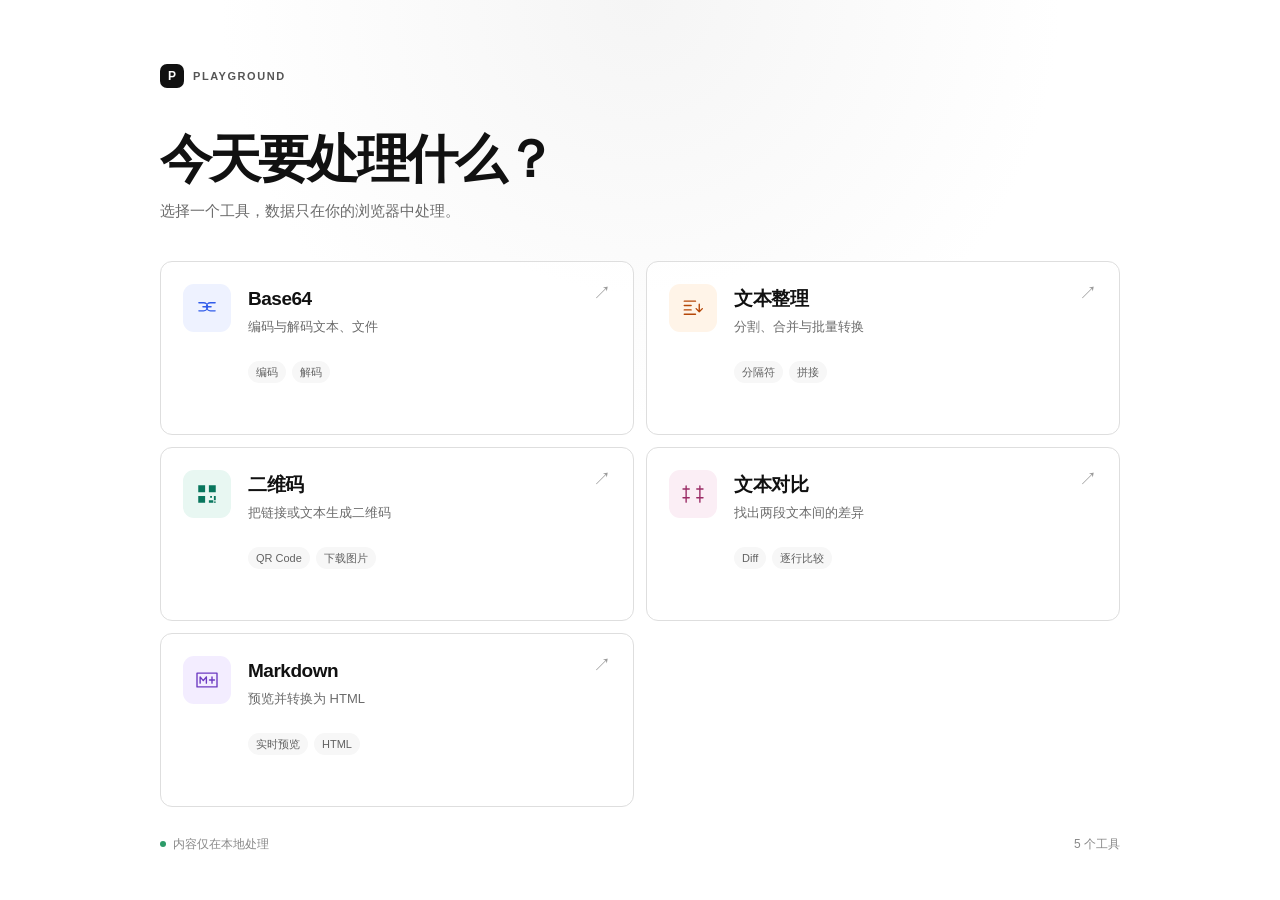
<file: index.html>
<!DOCTYPE html>
<html lang="zh-CN">
<head>
    <meta charset="UTF-8">
    <meta name="viewport" content="width=device-width, initial-scale=1.0">
    <meta name="description" content="Playground 是一组在浏览器本地运行的文本与内容处理工具。">
    <title>Playground 工具箱</title>
    <link rel="stylesheet" href="theme.css?v=2f3b79a180c1">
</head>
<body class="pg-home">
    <main>
        <header class="home-hero">
            <div class="home-brand" aria-label="Playground">
                <span class="home-brand-mark" aria-hidden="true">P</span>
                <span>PLAYGROUND</span>
            </div>
            <h1>今天要处理什么？</h1>
            <p>选择一个工具，数据只在你的浏览器中处理。</p>
        </header>

        <nav class="tool-grid" aria-label="工具列表">
            <a class="tool-card tool-card--base64" href="/base64.html">
                <span class="tool-icon" aria-hidden="true">
                    <svg viewBox="0 0 48 48">
                        <path d="M11 15.5h7.5a6.5 6.5 0 0 1 0 13H11m26 0h-7.5a6.5 6.5 0 0 1 0-13H37M17.5 22h13"/>
                    </svg>
                </span>
                <span class="tool-content">
                    <span class="tool-name">Base64</span>
                    <span class="tool-description">编码与解码文本、文件</span>
                    <span class="tool-tags"><span>编码</span><span>解码</span></span>
                </span>
                <span class="tool-arrow" aria-hidden="true">↗</span>
            </a>

            <a class="tool-card tool-card--transform" href="/text-transform.html">
                <span class="tool-icon" aria-hidden="true">
                    <svg viewBox="0 0 48 48">
                        <path d="M10 13h18m-18 7h11m-11 7h11m-11 7h18m6-16v12m-5-5 5 5 5-5"/>
                    </svg>
                </span>
                <span class="tool-content">
                    <span class="tool-name">文本整理</span>
                    <span class="tool-description">分割、合并与批量转换</span>
                    <span class="tool-tags"><span>分隔符</span><span>拼接</span></span>
                </span>
                <span class="tool-arrow" aria-hidden="true">↗</span>
            </a>

            <a class="tool-card tool-card--qrcode" href="/qrcode.html">
                <span class="tool-icon" aria-hidden="true">
                    <svg viewBox="0 0 48 48">
                        <path d="M10 10h11v11H10zm17 0h11v11H27zM10 27h11v11H10zm19 0h3v3h-3zm6 0h3v7h-3zm-8 7h7v4h-7zm8 2h3v2h-3"/>
                    </svg>
                </span>
                <span class="tool-content">
                    <span class="tool-name">二维码</span>
                    <span class="tool-description">把链接或文本生成二维码</span>
                    <span class="tool-tags"><span>QR Code</span><span>下载图片</span></span>
                </span>
                <span class="tool-arrow" aria-hidden="true">↗</span>
            </a>

            <a class="tool-card tool-card--diff" href="/text-diff.html">
                <span class="tool-icon" aria-hidden="true">
                    <svg viewBox="0 0 48 48">
                        <path d="M13 11v26m22-26v26M8 16h10m-5-5v10m17-5h10M8 30h10m12 0h10m-27-5v10m22-10v10"/>
                    </svg>
                </span>
                <span class="tool-content">
                    <span class="tool-name">文本对比</span>
                    <span class="tool-description">找出两段文本间的差异</span>
                    <span class="tool-tags"><span>Diff</span><span>逐行比较</span></span>
                </span>
                <span class="tool-arrow" aria-hidden="true">↗</span>
            </a>

            <a class="tool-card tool-card--markdown" href="/markdown.html">
                <span class="tool-icon" aria-hidden="true">
                    <svg viewBox="0 0 48 48">
                        <path d="M8 13h32v22H8zM13 29V19l5 6 5-6v10m5-5h4v-5m0 5h4m-4 0v5"/>
                    </svg>
                </span>
                <span class="tool-content">
                    <span class="tool-name">Markdown</span>
                    <span class="tool-description">预览并转换为 HTML</span>
                    <span class="tool-tags"><span>实时预览</span><span>HTML</span></span>
                </span>
                <span class="tool-arrow" aria-hidden="true">↗</span>
            </a>
        </nav>

        <footer class="home-footer">
            <span><span class="status-dot" aria-hidden="true"></span>内容仅在本地处理</span>
            <span>5 个工具</span>
        </footer>
    </main>
</body>
</html>
</file>
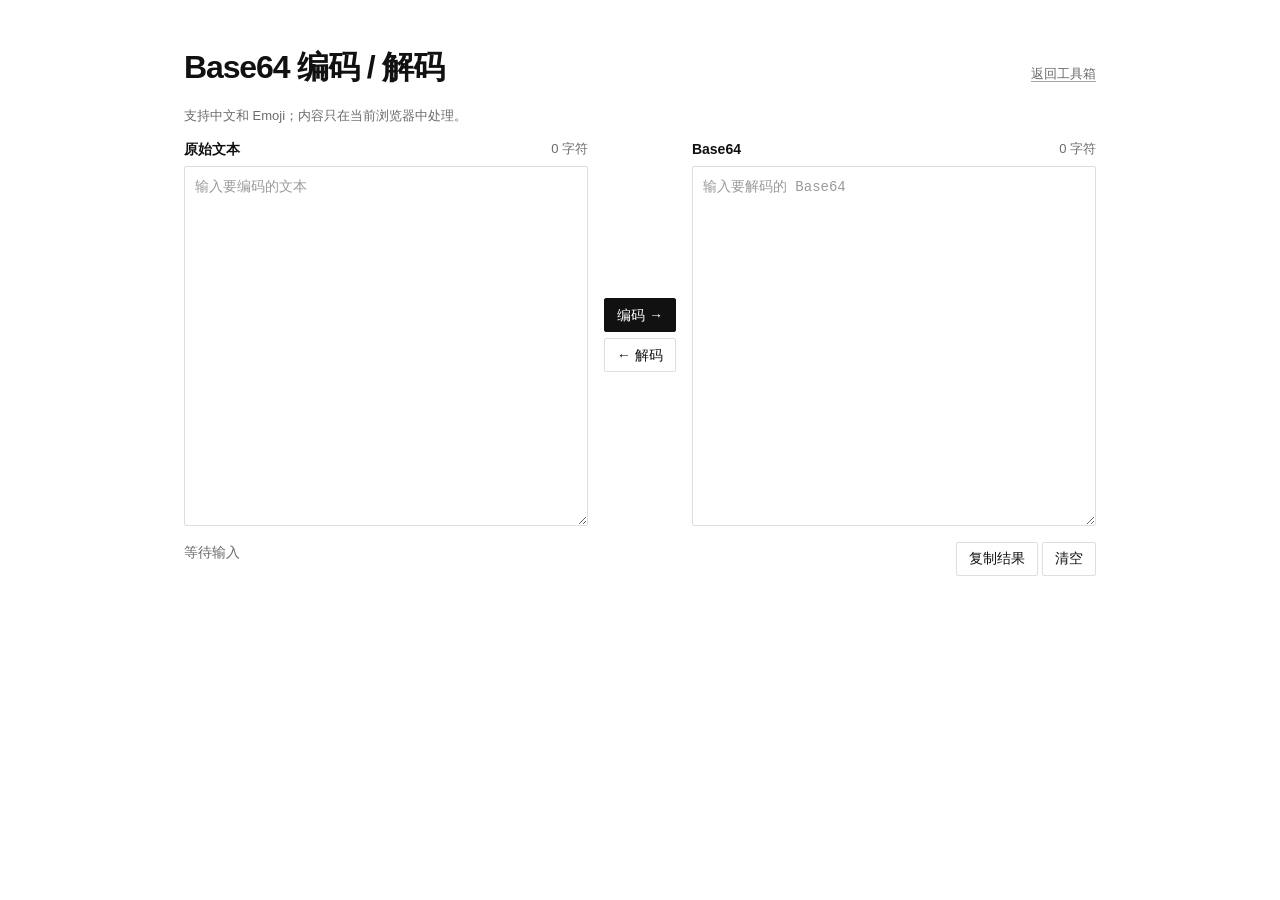
<file: base64.html>
<!doctype html>
<html lang="zh-CN">
<head>
  <meta charset="utf-8">
  <meta name="viewport" content="width=device-width, initial-scale=1">
  <meta name="description" content="在浏览器本地进行 Base64 编码和解码。">
  <title>Base64 编码 / 解码</title>
  <style>
    * { box-sizing: border-box; }
    body { max-width: 1000px; margin: 28px auto; padding: 0 16px; color: #202124; font-family: sans-serif; line-height: 1.5; }
    header { display: flex; align-items: baseline; gap: 14px; margin-bottom: 18px; }
    h1 { margin: 0; font-size: 26px; }
    a { color: #146c43; }
    .hint, .status { color: #666; font-size: 14px; }
    .workspace { display: grid; grid-template-columns: minmax(0, 1fr) auto minmax(0, 1fr); gap: 12px; align-items: center; }
    .field { min-width: 0; }
    .field-head { display: flex; justify-content: space-between; gap: 8px; margin-bottom: 6px; }
    label { font-weight: 650; }
    textarea { width: 100%; min-height: 330px; padding: 10px; resize: vertical; border: 1px solid #bbb; border-radius: 6px; font: 14px/1.55 ui-monospace, SFMono-Regular, Menlo, Consolas, monospace; }
    textarea:focus, button:focus-visible { outline: 3px solid rgba(20, 108, 67, 0.2); outline-offset: 1px; }
    .actions { display: flex; flex-direction: column; gap: 8px; }
    button { min-height: 36px; padding: 0 12px; border: 1px solid #aaa; border-radius: 6px; background: #fff; cursor: pointer; font: inherit; white-space: nowrap; }
    button:hover { background: #f5f5f5; }
    button.primary { border-color: #146c43; background: #146c43; color: #fff; }
    button.primary:hover { background: #0f5736; }
    .footer { display: flex; justify-content: space-between; gap: 12px; margin-top: 10px; }
    .status.error { color: #b42318; }
    @media (max-width: 700px) {
      body { margin-top: 16px; }
      header { align-items: flex-start; flex-direction: column; gap: 2px; }
      .workspace { grid-template-columns: 1fr; }
      .actions { flex-direction: row; flex-wrap: wrap; }
      textarea { min-height: 210px; }
    }
  </style>
  <link rel="stylesheet" href="theme.css?v=c980c37d302d">
</head>
<body class="pg-base64">
  <header>
    <h1>Base64 编码 / 解码</h1>
    <a href="/">返回工具箱</a>
  </header>
  <p class="hint">支持中文和 Emoji；内容只在当前浏览器中处理。</p>

  <main class="workspace">
    <section class="field">
      <div class="field-head">
        <label for="plain-text">原始文本</label>
        <span id="plain-count" class="hint">0 字符</span>
      </div>
      <textarea id="plain-text" spellcheck="false" placeholder="输入要编码的文本"></textarea>
    </section>

    <div class="actions" aria-label="转换操作">
      <button id="encode" class="primary" type="button">编码 →</button>
      <button id="decode" type="button">← 解码</button>
    </div>

    <section class="field">
      <div class="field-head">
        <label for="base64-text">Base64</label>
        <span id="base64-count" class="hint">0 字符</span>
      </div>
      <textarea id="base64-text" spellcheck="false" autocapitalize="off" placeholder="输入要解码的 Base64"></textarea>
    </section>
  </main>

  <div class="footer">
    <span id="status" class="status" role="status" aria-live="polite">等待输入</span>
    <span>
      <button id="copy" type="button">复制结果</button>
      <button id="clear" type="button">清空</button>
    </span>
  </div>

  <script>
    (() => {
      const plain = document.querySelector('#plain-text');
      const base64 = document.querySelector('#base64-text');
      const plainCount = document.querySelector('#plain-count');
      const base64Count = document.querySelector('#base64-count');
      const status = document.querySelector('#status');
      let lastResult = null;

      function updateCounts() {
        plainCount.textContent = `${Array.from(plain.value).length} 字符`;
        base64Count.textContent = `${base64.value.length} 字符`;
      }

      function setStatus(message, isError = false) {
        status.textContent = message;
        status.classList.toggle('error', isError);
      }

      function encodeText(text) {
        const bytes = new TextEncoder().encode(text);
        let binary = '';
        const chunkSize = 0x8000;
        for (let index = 0; index < bytes.length; index += chunkSize) {
          binary += String.fromCharCode(...bytes.subarray(index, index + chunkSize));
        }
        return btoa(binary);
      }

      function decodeText(value) {
        const normalized = value.replace(/\s/g, '').replace(/-/g, '+').replace(/_/g, '/');
        if (!normalized) return '';
        if (normalized.length % 4 === 1 || !/^[A-Za-z0-9+/]*={0,2}$/.test(normalized)) {
          throw new Error('invalid-base64');
        }
        const padded = normalized.padEnd(Math.ceil(normalized.length / 4) * 4, '=');
        const binary = atob(padded);
        const bytes = Uint8Array.from(binary, (character) => character.charCodeAt(0));
        return new TextDecoder('utf-8', { fatal: true }).decode(bytes);
      }

      document.querySelector('#encode').addEventListener('click', () => {
        base64.value = encodeText(plain.value);
        lastResult = base64;
        updateCounts();
        setStatus(plain.value ? '编码完成' : '已得到空结果');
      });

      document.querySelector('#decode').addEventListener('click', () => {
        try {
          plain.value = decodeText(base64.value);
          lastResult = plain;
          updateCounts();
          setStatus(base64.value ? '解码完成' : '已得到空结果');
        } catch {
          setStatus('无法解码：请检查 Base64 内容是否完整且为 UTF-8 文本。', true);
        }
      });

      document.querySelector('#copy').addEventListener('click', async () => {
        const target = lastResult || (base64.value ? base64 : plain);
        if (!target.value) {
          setStatus('没有可复制的内容', true);
          return;
        }
        try {
          await navigator.clipboard.writeText(target.value);
          setStatus('结果已复制');
        } catch {
          target.focus();
          target.select();
          setStatus('无法自动复制，已为你选中结果。', true);
        }
      });

      document.querySelector('#clear').addEventListener('click', () => {
        plain.value = '';
        base64.value = '';
        lastResult = null;
        updateCounts();
        setStatus('已清空');
        plain.focus();
      });

      plain.addEventListener('input', () => { lastResult = null; updateCounts(); });
      base64.addEventListener('input', () => { lastResult = null; updateCounts(); });
    })();
  </script>
</body>
</html>
</file>
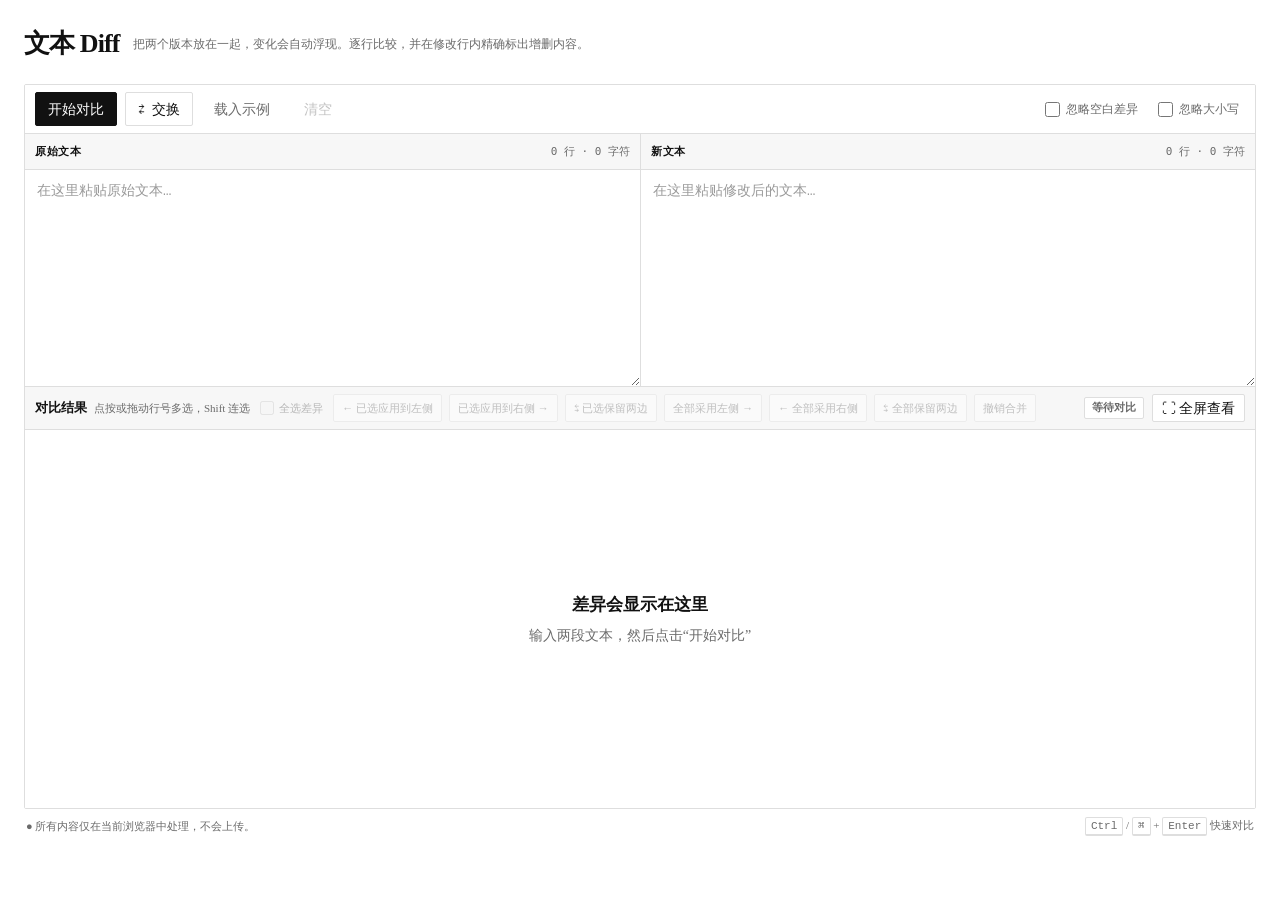
<file: text-diff.html>
<!doctype html>
<html lang="zh-CN">
<head>
  <meta charset="utf-8">
  <meta name="viewport" content="width=device-width, initial-scale=1">
  <meta name="description" content="一个完全在浏览器本地运行的纯文本差异对比工具。">
  <title>文本 Diff · 纯文本差异对比</title>
  <style>
    :root {
      color-scheme: light;
      --ink: #1f2328;
      --muted: #656d76;
      --paper: #f6f8fa;
      --panel: #ffffff;
      --line: #d0d7de;
      --accent: #16824c;
      --accent-dark: #116b3e;
      --added: #e6ffec;
      --added-strong: #abf2bc;
      --removed: #ffebe9;
      --removed-strong: #ffb8b0;
      --gutter: #f6f8fa;
    }

    * { box-sizing: border-box; }

    [hidden] { display: none !important; }

    body {
      min-width: 320px;
      margin: 0;
      background: var(--paper);
      color: var(--ink);
      font-family: ui-monospace, SFMono-Regular, Menlo, Monaco, Consolas, "Microsoft YaHei", monospace;
    }

    button, textarea, input { font: inherit; }

    button:focus-visible, textarea:focus-visible, input:focus-visible {
      outline: 3px solid rgba(20, 107, 75, 0.25);
      outline-offset: 2px;
    }

    .shell {
      width: 100%;
      margin: 0 auto;
      padding: 16px clamp(12px, 2vw, 24px) 18px;
    }

    .masthead {
      display: flex;
      align-items: center;
      gap: 20px;
      margin: 0 2px 12px;
    }

    h1 {
      margin: 0;
      font-size: 28px;
      font-weight: 750;
      letter-spacing: -0.035em;
      line-height: 1.2;
      white-space: nowrap;
    }

    h1 span { color: var(--accent); }

    .intro {
      max-width: none;
      margin: 0;
      color: var(--muted);
      font-size: 13px;
      line-height: 1.5;
    }

    .workspace {
      overflow: hidden;
      border: 1px solid var(--line);
      border-radius: 10px;
      background: var(--panel);
    }

    .toolbar {
      display: flex;
      flex-wrap: wrap;
      align-items: center;
      gap: 8px;
      min-height: 50px;
      padding: 6px 8px;
      border-bottom: 1px solid var(--line);
      background: rgba(255, 253, 248, 0.92);
    }

    .toolbar-group { display: flex; align-items: center; gap: 8px; }
    .toolbar-group.options { margin-left: auto; }

    button {
      min-height: 34px;
      padding: 0 12px;
      border: 1px solid var(--line);
      border-radius: 6px;
      background: #fff;
      color: var(--ink);
      cursor: pointer;
      font-size: 12px;
      font-weight: 650;
      transition: transform 120ms ease, border-color 120ms ease, background 120ms ease;
    }

    button:hover { border-color: #aaa9a2; background: #faf9f4; }
    button:active { transform: translateY(1px); }
    button:disabled { cursor: not-allowed; opacity: 0.45; }

    .primary {
      border-color: var(--accent);
      background: var(--accent);
      color: #fff;
    }

    .primary:hover { border-color: var(--accent-dark); background: var(--accent-dark); }

    .text-button {
      border-color: transparent;
      background: transparent;
      color: var(--muted);
    }

    .text-button:hover { border-color: var(--line); background: #f7f5ef; color: var(--ink); }

    .switch {
      display: inline-flex;
      align-items: center;
      gap: 6px;
      padding: 4px 6px;
      color: var(--muted);
      cursor: pointer;
      font-size: 12px;
      font-weight: 600;
      user-select: none;
    }

    .switch input {
      width: 15px;
      height: 15px;
      margin: 0;
      accent-color: var(--accent);
    }

    .editors {
      display: grid;
      grid-template-columns: 1fr 1fr;
    }

    .editor { min-width: 0; }
    .editor + .editor { border-left: 1px solid var(--line); }

    .editor-head {
      display: flex;
      align-items: center;
      justify-content: space-between;
      min-height: 36px;
      padding: 0 10px;
      border-bottom: 1px solid var(--line);
      background: #faf8f2;
    }

    .editor-title {
      display: flex;
      align-items: center;
      gap: 6px;
      font-size: 11px;
      font-weight: 750;
      letter-spacing: 0.06em;
      text-transform: uppercase;
    }

    .dot { width: 6px; height: 6px; border-radius: 50%; background: var(--removed-strong); }
    .editor:last-child .dot { background: var(--added-strong); }
    .count { color: var(--muted); font: 11px/1.2 ui-monospace, SFMono-Regular, Menlo, monospace; }

    textarea {
      display: block;
      width: 100%;
      height: clamp(170px, 24vh, 240px);
      min-height: 150px;
      resize: vertical;
      padding: 11px 12px 14px;
      border: 0;
      border-radius: 0;
      background: var(--panel);
      color: var(--ink);
      caret-color: var(--accent);
      font: 12.5px/1.6 ui-monospace, SFMono-Regular, Menlo, Monaco, Consolas, monospace;
      tab-size: 2;
    }

    textarea::placeholder { color: #a5aaa6; }
    textarea:focus { outline: 0; background: #fff; }

    .result-head {
      display: flex;
      align-items: center;
      justify-content: space-between;
      gap: 14px;
      min-height: 44px;
      padding: 6px 10px;
      border-top: 1px solid var(--line);
      border-bottom: 1px solid var(--line);
      background: #faf8f2;
    }

    .result-panel {
      position: relative;
      background: #fff;
    }

    .result-panel.is-fullscreen {
      display: flex;
      position: fixed;
      z-index: 1000;
      inset: 0;
      width: 100vw;
      height: 100vh;
      flex-direction: column;
      background: #fff;
    }

    .result-panel.is-fullscreen .result-head {
      flex: 0 0 auto;
      border-top: 0;
    }

    .result-panel.is-fullscreen .diff-wrap {
      height: auto;
      min-height: 0;
      flex: 1 1 auto;
    }

    body.result-fullscreen { overflow: hidden; }

    .result-label { font-size: 13px; font-weight: 750; }

    .result-tools {
      display: flex;
      align-items: center;
      flex-wrap: wrap;
      gap: 7px;
    }

    .select-all {
      display: inline-flex;
      align-items: center;
      gap: 5px;
      padding: 0 3px;
      color: var(--muted);
      cursor: pointer;
      font-size: 11px;
      font-weight: 650;
      white-space: nowrap;
    }

    .select-all input,
    .row-select input {
      width: 14px;
      height: 14px;
      margin: 0;
      accent-color: var(--accent);
    }

    .select-all:has(input:disabled) { cursor: not-allowed; opacity: 0.45; }

    .merge-all {
      min-height: 28px;
      padding: 0 8px;
      background: #fff;
      color: var(--muted);
      font-size: 11px;
    }

    .summary {
      display: flex;
      flex-wrap: wrap;
      justify-content: flex-end;
      gap: 5px;
    }

    .result-meta {
      display: flex;
      align-items: center;
      justify-content: flex-end;
      gap: 8px;
    }

    .fullscreen-button {
      min-height: 28px;
      padding: 0 9px;
      white-space: nowrap;
    }

    .badge {
      padding: 3px 7px;
      border-radius: 5px;
      background: #eceae3;
      color: var(--muted);
      font: 700 11px/1.2 ui-monospace, SFMono-Regular, Menlo, monospace;
    }

    .badge.add { background: var(--added); color: #286441; }
    .badge.remove { background: var(--removed); color: #934a40; }
    .badge.modify { background: #efe8d8; color: #7b6330; }

    .diff-wrap {
      height: clamp(260px, 42vh, 540px);
      overflow: auto;
      background: #fff;
    }

    .result-panel.has-results .diff-wrap {
      height: clamp(360px, 58vh, 720px);
    }

    .diff-table {
      display: grid;
      grid-template-columns: 42px minmax(300px, 1fr) 94px 42px minmax(300px, 1fr);
      min-width: 854px;
      font: 12px/1.6 ui-monospace, SFMono-Regular, Menlo, Monaco, Consolas, monospace;
    }

    .cell {
      min-height: 25px;
      padding: 3px 8px;
      border-bottom: 1px solid rgba(217, 214, 206, 0.45);
      white-space: pre-wrap;
      overflow-wrap: anywhere;
    }

    .number {
      padding-right: 7px;
      background: var(--gutter);
      color: #959b97;
      text-align: right;
      user-select: none;
    }

    .content-left { border-right: 1px solid var(--line); }
    .merge-cell {
      display: flex;
      align-items: center;
      justify-content: center;
      gap: 2px;
      padding: 2px;
      border-right: 1px solid var(--line);
      border-bottom: 1px solid rgba(217, 214, 206, 0.45);
      background: #f7f6f1;
    }

    .row-select {
      display: inline-flex;
      align-items: center;
      justify-content: center;
      width: 18px;
      height: 20px;
      cursor: pointer;
    }

    .select-handle {
      cursor: pointer;
      user-select: none;
    }

    .select-handle:hover {
      background: #e9ecef;
      color: var(--accent-dark);
    }

    .row-selected {
      position: relative;
      box-shadow: inset 0 2px var(--accent), inset 0 -2px var(--accent);
    }

    .row-selected.row-start {
      box-shadow: inset 2px 0 var(--accent), inset 0 2px var(--accent), inset 0 -2px var(--accent);
    }

    .row-selected.row-end {
      box-shadow: inset -2px 0 var(--accent), inset 0 2px var(--accent), inset 0 -2px var(--accent);
    }

    .selection-hint { color: var(--muted); font-size: 11px; }

    .merge-button {
      width: 20px;
      min-height: 20px;
      padding: 0;
      border-color: transparent;
      border-radius: 4px;
      background: transparent;
      color: var(--muted);
      font-size: 14px;
      line-height: 1;
    }

    .merge-button:hover {
      border-color: var(--line);
      background: #fff;
      color: var(--accent-dark);
    }
    .deleted { background: var(--removed); }
    .inserted { background: var(--added); }
    .empty-cell { background: #f7f6f1; color: #bbb; }
    .inline-del { border-radius: 3px; background: var(--removed-strong); }
    .inline-add { border-radius: 3px; background: var(--added-strong); }

    .empty-state {
      display: grid;
      place-items: center;
      height: 100%;
      min-height: 260px;
      padding: 24px 16px;
      color: var(--muted);
      text-align: center;
    }

    .empty-state strong {
      display: block;
      margin-bottom: 7px;
      color: var(--ink);
      font-size: 17px;
      font-weight: 700;
    }

    .privacy {
      display: flex;
      align-items: center;
      justify-content: space-between;
      gap: 20px;
      margin: 8px 2px 0;
      color: var(--muted);
      font-size: 11px;
    }

    kbd {
      padding: 2px 5px;
      border: 1px solid var(--line);
      border-bottom-width: 2px;
      border-radius: 4px;
      background: #fbfaf6;
      font: inherit;
    }

    h1 {
      font-family: ui-monospace, SFMono-Regular, Menlo, Monaco, Consolas, monospace;
      font-size: 23px;
      font-weight: 700;
      letter-spacing: -0.04em;
    }

    h1::before { color: var(--accent); content: ">_ "; }

    .intro { font-size: 12px; }

    .workspace {
      border-radius: 2px;
      background: var(--panel);
    }

    .toolbar { background: #f6f8fa; }

    button {
      border-radius: 2px;
      background: #fff;
      color: var(--ink);
      font-family: inherit;
      font-weight: 600;
    }

    button:hover { border-color: var(--accent); background: #eef1f4; color: var(--accent-dark); }
    .primary { border-color: var(--accent); background: var(--accent); color: #fff; }
    .primary:hover { border-color: var(--accent-dark); background: var(--accent-dark); color: #fff; }
    .text-button { color: var(--muted); }
    .text-button:hover { border-color: var(--line); background: #eef1f4; color: var(--accent-dark); }
    .switch input, .select-all input, .row-select input { accent-color: var(--accent); }

    .editor-head, .result-head { background: #f6f8fa; }
    .dot { border-radius: 0; background: #cf4b4b; }
    .editor:last-child .dot { background: var(--accent); }

    textarea, textarea:focus { background: var(--panel); color: var(--ink); }
    textarea::placeholder { color: #535d68; }

    .result-panel, .diff-wrap { background: var(--panel); }
    .result-panel.is-fullscreen { background: var(--paper); }
    .merge-all { background: #fff; }
    .badge { border: 1px solid var(--line); border-radius: 2px; background: #fff; }
    .badge.add { border-color: #8ed59f; background: var(--added); color: #13743f; }
    .badge.remove { border-color: #f0aaa4; background: var(--removed); color: #b4232f; }
    .badge.modify { border-color: #dac36a; background: #fff8c5; color: #765a00; }

    .cell { border-bottom-color: rgba(208, 215, 222, 0.7); }
    .merge-cell, .empty-cell { background: #f6f8fa; }
    .merge-button:hover { background: #eef1f4; color: var(--accent-dark); }
    .inline-del, .inline-add { border-radius: 0; }

    kbd { border-radius: 2px; background: #fff; }

    @media (max-width: 760px) {
      .shell { padding: 10px 8px 14px; }
      .masthead { display: block; }
      .intro { margin-top: 4px; }
      .toolbar-group.options { width: 100%; margin-left: 0; border-top: 1px solid var(--line); padding-top: 7px; }
      .editors { grid-template-columns: 1fr; }
      .editor + .editor { border-top: 1px solid var(--line); border-left: 0; }
      textarea { height: 150px; min-height: 130px; }
      .diff-wrap { height: 310px; }
      .result-panel.has-results .diff-wrap { height: 430px; }
      .result-head { align-items: flex-start; flex-direction: column; gap: 7px; }
      .result-tools { width: 100%; flex-wrap: wrap; }
      .result-meta { width: 100%; justify-content: space-between; }
      .summary { justify-content: flex-start; }
      .privacy { align-items: flex-start; flex-direction: column; gap: 6px; }
    }

    @media (prefers-reduced-motion: reduce) {
      * { scroll-behavior: auto !important; transition: none !important; }
    }
  </style>
  <link rel="stylesheet" href="theme.css?v=c980c37d302d">
</head>
<body class="pg-text-diff">
  <main class="shell">
    <header class="masthead">
      <h1>文本 <span>Diff</span></h1>
      <p class="intro">把两个版本放在一起，变化会自动浮现。逐行比较，并在修改行内精确标出增删内容。</p>
    </header>

    <section class="workspace" aria-label="文本差异对比工具">
      <div class="toolbar">
        <div class="toolbar-group">
          <button class="primary" id="compare" type="button">开始对比</button>
          <button id="swap" type="button" title="交换左右文本">⇄&nbsp; 交换</button>
        </div>
        <div class="toolbar-group">
          <button class="text-button" id="sample" type="button">载入示例</button>
          <button class="text-button" id="clear" type="button">清空</button>
        </div>
        <div class="toolbar-group options" aria-label="对比选项">
          <label class="switch"><input id="ignore-space" type="checkbox">忽略空白差异</label>
          <label class="switch"><input id="ignore-case" type="checkbox">忽略大小写</label>
        </div>
      </div>

      <div class="editors">
        <div class="editor">
          <div class="editor-head">
            <span class="editor-title"><span class="dot"></span>原始文本</span>
            <span class="count" id="left-count">0 行 · 0 字符</span>
          </div>
          <textarea id="left-text" spellcheck="false" aria-label="原始文本" placeholder="在这里粘贴原始文本…"></textarea>
        </div>
        <div class="editor">
          <div class="editor-head">
            <span class="editor-title"><span class="dot"></span>新文本</span>
            <span class="count" id="right-count">0 行 · 0 字符</span>
          </div>
          <textarea id="right-text" spellcheck="false" aria-label="新文本" placeholder="在这里粘贴修改后的文本…"></textarea>
        </div>
      </div>

      <section class="result-panel" id="result-panel" aria-label="对比结果面板">
        <div class="result-head">
          <div class="result-tools">
            <span class="result-label">对比结果</span>
            <span class="selection-hint">点按或拖动行号多选，Shift 连选</span>
            <label class="select-all"><input id="select-all" type="checkbox" disabled>全选差异</label>
            <button class="merge-all" id="merge-selected-left" type="button" disabled>← 已选应用到左侧</button>
            <button class="merge-all" id="merge-selected-right" type="button" disabled>已选应用到右侧 →</button>
            <button class="merge-all" id="merge-selected-both" type="button" disabled>⇆ 已选保留两边</button>
            <button class="merge-all" id="accept-left" type="button" disabled>全部采用左侧 →</button>
            <button class="merge-all" id="accept-right" type="button" disabled>← 全部采用右侧</button>
            <button class="merge-all" id="accept-both" type="button" disabled>⇆ 全部保留两边</button>
            <button class="merge-all" id="undo-merge" type="button" disabled>撤销合并</button>
          </div>
          <div class="result-meta">
            <div class="summary" id="summary" aria-live="polite">
              <span class="badge">等待对比</span>
            </div>
            <button class="fullscreen-button" id="toggle-fullscreen" type="button" aria-pressed="false">⛶ 全屏查看</button>
          </div>
        </div>

        <div class="diff-wrap" id="diff-wrap">
          <div class="empty-state" id="empty-state">
            <div><strong>差异会显示在这里</strong>输入两段文本，然后点击“开始对比”</div>
          </div>
          <div class="diff-table" id="diff-table" hidden aria-label="文本差异结果"></div>
        </div>
      </section>
    </section>

    <footer class="privacy">
      <span>● 所有内容仅在当前浏览器中处理，不会上传。</span>
      <span><kbd>Ctrl</kbd> / <kbd>⌘</kbd> + <kbd>Enter</kbd> 快速对比</span>
    </footer>
  </main>

  <script>
    (() => {
      const $ = (selector) => document.querySelector(selector);
      const left = $('#left-text');
      const right = $('#right-text');
      const table = $('#diff-table');
      const emptyState = $('#empty-state');
      const resultPanel = $('#result-panel');
      const summary = $('#summary');
      const ignoreSpace = $('#ignore-space');
      const ignoreCase = $('#ignore-case');
      const selectAll = $('#select-all');
      const mergeSelectedLeft = $('#merge-selected-left');
      const mergeSelectedRight = $('#merge-selected-right');
      const mergeSelectedBoth = $('#merge-selected-both');
      const acceptLeft = $('#accept-left');
      const acceptRight = $('#accept-right');
      const acceptBoth = $('#accept-both');
      const undoMerge = $('#undo-merge');
      const toggleFullscreen = $('#toggle-fullscreen');
      let debounceTimer;
      let hasCompared = false;
      let currentRows = [];
      let history = [];
      let selectionAnchor = null;
      let dragSelection = null;
      const selectedRows = new Set();

      const escapeHtml = (value) => String(value)
        .replaceAll('&', '&amp;')
        .replaceAll('<', '&lt;')
        .replaceAll('>', '&gt;')
        .replaceAll('"', '&quot;')
        .replaceAll("'", '&#039;');

      function lineCount(text) {
        return text.length ? text.split('\n').length : 0;
      }

      function splitLines(text) {
        const normalized = text.replace(/\r\n?/g, '\n');
        return normalized === '' ? [] : normalized.split('\n');
      }

      function updateMergeControls(canMerge = left.value !== right.value) {
        acceptLeft.disabled = !canMerge;
        acceptRight.disabled = !canMerge;
        acceptBoth.disabled = !canMerge || !currentRows.some((row) => row.type !== 'equal');
        undoMerge.disabled = history.length === 0;
      }

      function updateSelectionControls() {
        const changeRows = currentRows
          .map((row, index) => row.type === 'equal' ? null : index)
          .filter((index) => index !== null);
        const selectedCount = selectedRows.size;

        table.querySelectorAll('.row-checkbox').forEach((checkbox) => {
          checkbox.checked = selectedRows.has(Number(checkbox.dataset.row));
        });
        table.querySelectorAll('.cell[data-row], .merge-cell[data-row]').forEach((cell) => {
          cell.classList.toggle('row-selected', selectedRows.has(Number(cell.dataset.row)));
        });
        selectAll.disabled = changeRows.length === 0;
        selectAll.checked = changeRows.length > 0 && selectedCount === changeRows.length;
        selectAll.indeterminate = selectedCount > 0 && selectedCount < changeRows.length;
        mergeSelectedLeft.disabled = selectedCount === 0;
        mergeSelectedRight.disabled = selectedCount === 0;
        mergeSelectedBoth.disabled = selectedCount === 0;
      }

      function selectRange(fromIndex, toIndex, selected) {
        const start = Math.min(fromIndex, toIndex);
        const end = Math.max(fromIndex, toIndex);
        for (let index = start; index <= end; index += 1) {
          if (currentRows[index]?.type === 'equal') continue;
          if (selected) selectedRows.add(index);
          else selectedRows.delete(index);
        }
      }

      function setRowSelected(rowIndex, selected, extend = false) {
        if (currentRows[rowIndex]?.type === 'equal') return;
        if (extend && selectionAnchor !== null) {
          selectRange(selectionAnchor, rowIndex, selected);
        } else if (selected) {
          selectedRows.add(rowIndex);
        } else {
          selectedRows.delete(rowIndex);
        }
        selectionAnchor = rowIndex;
        updateSelectionControls();
      }

      function pushHistory() {
        history.push({ left: left.value, right: right.value });
        if (history.length > 30) history.shift();
        updateMergeControls();
      }

      function updateCounts() {
        $('#left-count').textContent = `${lineCount(left.value)} 行 · ${left.value.length} 字符`;
        $('#right-count').textContent = `${lineCount(right.value)} 行 · ${right.value.length} 字符`;
        $('#clear').disabled = !left.value && !right.value;
      }

      function normalize(value) {
        let output = value;
        if (ignoreSpace.checked) output = output.replace(/\s+/g, ' ').trim();
        if (ignoreCase.checked) output = output.toLocaleLowerCase();
        return output;
      }

      function diffSequence(a, b, comparator = (x, y) => x === y) {
        const n = a.length;
        const m = b.length;
        const max = n + m;
        let frontier = new Map([[1, 0]]);
        const trace = [];

        for (let distance = 0; distance <= max; distance += 1) {
          trace.push(new Map(frontier));
          for (let diagonal = -distance; diagonal <= distance; diagonal += 2) {
            const down = frontier.get(diagonal + 1) ?? -Infinity;
            const across = frontier.get(diagonal - 1) ?? -Infinity;
            let x;
            if (diagonal === -distance || (diagonal !== distance && across < down)) {
              x = down;
            } else {
              x = across + 1;
            }
            let y = x - diagonal;
            while (x < n && y < m && comparator(a[x], b[y])) {
              x += 1;
              y += 1;
            }
            frontier.set(diagonal, x);
            if (x >= n && y >= m) return backtrack(trace, a, b, distance);
          }
        }
        return [];
      }

      function backtrack(trace, a, b, distance) {
        let x = a.length;
        let y = b.length;
        const result = [];

        for (let d = distance; d >= 0; d -= 1) {
          const frontier = trace[d];
          const diagonal = x - y;
          const down = frontier.get(diagonal + 1) ?? -Infinity;
          const across = frontier.get(diagonal - 1) ?? -Infinity;
          const previousDiagonal = diagonal === -d || (diagonal !== d && across < down)
            ? diagonal + 1
            : diagonal - 1;
          const previousX = frontier.get(previousDiagonal) ?? 0;
          const previousY = previousX - previousDiagonal;

          while (x > previousX && y > previousY) {
            result.push({ type: 'equal', left: a[x - 1], right: b[y - 1] });
            x -= 1;
            y -= 1;
          }

          if (d === 0) break;
          if (x === previousX) {
            result.push({ type: 'insert', right: b[y - 1] });
            y -= 1;
          } else {
            result.push({ type: 'delete', left: a[x - 1] });
            x -= 1;
          }
        }
        return result.reverse();
      }

      function tokenize(value) {
        return value.match(/\s+|[\p{L}\p{N}_]+|[^\s\p{L}\p{N}_]/gu) || [];
      }

      function inlineDiff(oldLine, newLine) {
        if (oldLine.length + newLine.length > 10000) {
          return {
            oldHtml: `<span class="inline-del">${escapeHtml(oldLine)}</span>`,
            newHtml: `<span class="inline-add">${escapeHtml(newLine)}</span>`
          };
        }

        const pieces = diffSequence(tokenize(oldLine), tokenize(newLine), (a, b) => normalize(a) === normalize(b));
        let oldHtml = '';
        let newHtml = '';
        for (const piece of pieces) {
          if (piece.type === 'equal') {
            oldHtml += escapeHtml(piece.left);
            newHtml += escapeHtml(piece.right);
          } else if (piece.type === 'delete') {
            oldHtml += `<span class="inline-del">${escapeHtml(piece.left)}</span>`;
          } else {
            newHtml += `<span class="inline-add">${escapeHtml(piece.right)}</span>`;
          }
        }
        return { oldHtml, newHtml };
      }

      function toRows(operations) {
        const rows = [];
        let leftNumber = 1;
        let rightNumber = 1;
        let index = 0;

        while (index < operations.length) {
          if (operations[index].type === 'equal') {
            const operation = operations[index];
            rows.push({
              type: 'equal',
              left: operation.left,
              right: operation.right,
              leftNumber,
              rightNumber,
              leftIndex: leftNumber - 1,
              rightIndex: rightNumber - 1
            });
            leftNumber += 1;
            rightNumber += 1;
            index += 1;
            continue;
          }

          const deleted = [];
          const inserted = [];
          while (index < operations.length && operations[index].type !== 'equal') {
            if (operations[index].type === 'delete') deleted.push(operations[index].left);
            if (operations[index].type === 'insert') inserted.push(operations[index].right);
            index += 1;
          }

          const blockLength = Math.max(deleted.length, inserted.length);
          for (let offset = 0; offset < blockLength; offset += 1) {
            const oldLine = deleted[offset];
            const newLine = inserted[offset];
            const type = oldLine !== undefined && newLine !== undefined
              ? 'modify'
              : oldLine !== undefined ? 'delete' : 'insert';
            const leftLineNumber = oldLine === undefined ? null : leftNumber;
            const rightLineNumber = newLine === undefined ? null : rightNumber;
            rows.push({
              type,
              left: oldLine,
              right: newLine,
              leftNumber: leftLineNumber,
              rightNumber: rightLineNumber,
              leftIndex: leftNumber - 1,
              rightIndex: rightNumber - 1
            });
            if (oldLine !== undefined) leftNumber += 1;
            if (newLine !== undefined) rightNumber += 1;
          }
        }
        return rows;
      }

      function renderRow(row, rowIndex) {
        let leftHtml = row.left === undefined ? '' : escapeHtml(row.left);
        let rightHtml = row.right === undefined ? '' : escapeHtml(row.right);
        if (row.type === 'modify') {
          const inline = inlineDiff(row.left, row.right);
          leftHtml = inline.oldHtml;
          rightHtml = inline.newHtml;
        }

        const leftClass = row.type === 'delete' || row.type === 'modify' ? ' deleted' : row.left === undefined ? ' empty-cell' : '';
        const rightClass = row.type === 'insert' || row.type === 'modify' ? ' inserted' : row.right === undefined ? ' empty-cell' : '';
        const selectable = row.type === 'equal' ? '' : ' select-handle';
        const selectTitle = row.type === 'equal' ? '' : ' title="点击或拖动选择；按 Shift 连选"';
        const mergeButtons = row.type === 'equal' ? '' : `
          <label class="row-select" title="选择此差异">
            <input class="row-checkbox" type="checkbox" data-row="${rowIndex}" aria-label="选择第 ${rowIndex + 1} 行差异">
          </label>
          <button class="merge-button" type="button" data-target="left" data-row="${rowIndex}" title="采用右侧内容" aria-label="将此差异应用到左侧">←</button>
          <button class="merge-button" type="button" data-target="right" data-row="${rowIndex}" title="采用左侧内容" aria-label="将此差异应用到右侧">→</button>
          <button class="merge-button" type="button" data-target="both" data-row="${rowIndex}" title="两边内容都保留" aria-label="在左右两侧都保留此差异的内容">⇆</button>`;
        return `
          <div class="cell number row-start${leftClass}${selectable}" data-row="${rowIndex}"${selectTitle}>${row.leftNumber ?? ''}</div>
          <div class="cell content-left${leftClass}" data-row="${rowIndex}">${leftHtml || (row.left === '' ? '&nbsp;' : '')}</div>
          <div class="merge-cell" data-row="${rowIndex}">${mergeButtons}</div>
          <div class="cell number${rightClass}${selectable}" data-row="${rowIndex}"${selectTitle}>${row.rightNumber ?? ''}</div>
          <div class="cell row-end${rightClass}" data-row="${rowIndex}">${rightHtml || (row.right === '' ? '&nbsp;' : '')}</div>`;
      }

      function mergeBoth(rowIndexes) {
        const selected = new Set(rowIndexes.filter((rowIndex) => currentRows[rowIndex]?.type !== 'equal'));
        if (selected.size === 0) return;
        const leftLines = [];
        const rightLines = [];
        pushHistory();

        for (let index = 0; index < currentRows.length;) {
          const row = currentRows[index];
          if (!selected.has(index)) {
            if (row.left !== undefined) leftLines.push(row.left);
            if (row.right !== undefined) rightLines.push(row.right);
            index += 1;
            continue;
          }

          const leftBlock = [];
          const rightBlock = [];
          while (index < currentRows.length && selected.has(index)) {
            if (currentRows[index].left !== undefined) leftBlock.push(currentRows[index].left);
            if (currentRows[index].right !== undefined) rightBlock.push(currentRows[index].right);
            index += 1;
          }
          const combined = leftBlock.concat(rightBlock);
          leftLines.push(...combined);
          rightLines.push(...combined);
        }

        left.value = leftLines.join('\n');
        right.value = rightLines.join('\n');
        selectedRows.clear();
        selectionAnchor = null;
        updateCounts();
        compare();
      }

      function mergeRows(rowIndexes, target) {
        if (target === 'both') {
          mergeBoth(rowIndexes);
          return;
        }
        const rows = rowIndexes
          .map((rowIndex) => ({ rowIndex, row: currentRows[rowIndex] }))
          .filter(({ row }) => row && row.type !== 'equal')
          .sort((a, b) => b.rowIndex - a.rowIndex);
        if (rows.length === 0) return;
        const leftLines = splitLines(left.value);
        const rightLines = splitLines(right.value);
        pushHistory();

        for (const { row } of rows) {
          if (target === 'left') {
            if (row.right === undefined) {
              leftLines.splice(row.leftIndex, 1);
            } else if (row.left === undefined) {
              leftLines.splice(row.leftIndex, 0, row.right);
            } else {
              leftLines[row.leftIndex] = row.right;
            }
          } else {
            if (row.left === undefined) {
              rightLines.splice(row.rightIndex, 1);
            } else if (row.right === undefined) {
              rightLines.splice(row.rightIndex, 0, row.left);
            } else {
              rightLines[row.rightIndex] = row.left;
            }
          }
        }

        if (target === 'left') {
          left.value = leftLines.join('\n');
        } else {
          right.value = rightLines.join('\n');
        }

        selectedRows.clear();
        selectionAnchor = null;
        updateCounts();
        compare();
      }

      function mergeRow(rowIndex, target) {
        mergeRows([rowIndex], target);
      }

      function isResultFullscreen() {
        return resultPanel.classList.contains('is-fullscreen');
      }

      function updateFullscreenControl() {
        const active = isResultFullscreen();
        toggleFullscreen.textContent = active ? '退出全屏' : '⛶ 全屏查看';
        toggleFullscreen.setAttribute('aria-pressed', String(active));
      }

      function leaveResultFullscreen() {
        resultPanel.classList.remove('is-fullscreen');
        document.body.classList.remove('result-fullscreen');
        updateFullscreenControl();
      }

      function toggleResultFullscreen() {
        if (resultPanel.classList.contains('is-fullscreen')) {
          leaveResultFullscreen();
          return;
        }
        resultPanel.classList.add('is-fullscreen');
        document.body.classList.add('result-fullscreen');
        updateFullscreenControl();
      }

      function compare() {
        const leftValue = left.value.replace(/\r\n?/g, '\n');
        const rightValue = right.value.replace(/\r\n?/g, '\n');
        hasCompared = true;

        if (!leftValue && !rightValue) {
          currentRows = [];
          selectedRows.clear();
          selectionAnchor = null;
          resultPanel.classList.remove('has-results');
          table.hidden = true;
          emptyState.hidden = false;
          emptyState.innerHTML = '<div><strong>先放入两段文本</strong>粘贴内容后，就可以开始对比</div>';
          summary.innerHTML = '<span class="badge">等待文本</span>';
          updateMergeControls(false);
          updateSelectionControls();
          return;
        }

        const leftLines = leftValue === '' ? [] : leftValue.split('\n');
        const rightLines = rightValue === '' ? [] : rightValue.split('\n');
        const operations = diffSequence(leftLines, rightLines, (a, b) => normalize(a) === normalize(b));
        const rows = toRows(operations);
        currentRows = rows;
        const counts = rows.reduce((total, row) => {
          if (row.type !== 'equal') total[row.type] += 1;
          return total;
        }, { insert: 0, delete: 0, modify: 0 });
        const changed = counts.insert + counts.delete + counts.modify;

        selectedRows.clear();
        selectionAnchor = null;
        table.innerHTML = rows.map(renderRow).join('');
        table.hidden = false;
        emptyState.hidden = true;
        resultPanel.classList.add('has-results');
        summary.innerHTML = changed === 0
          ? '<span class="badge add">✓ 两段文本一致</span>'
          : `<span class="badge modify">~ ${counts.modify} 行修改</span>
             <span class="badge remove">− ${counts.delete} 行删除</span>
             <span class="badge add">+ ${counts.insert} 行新增</span>`;
        updateMergeControls(left.value !== right.value);
        updateSelectionControls();
      }

      function scheduleCompare() {
        history = [];
        selectedRows.clear();
        selectionAnchor = null;
        updateCounts();
        updateMergeControls();
        updateSelectionControls();
        if (!hasCompared) return;
        clearTimeout(debounceTimer);
        debounceTimer = setTimeout(compare, 220);
      }

      left.addEventListener('input', scheduleCompare);
      right.addEventListener('input', scheduleCompare);
      left.addEventListener('scroll', () => { right.scrollTop = left.scrollTop; });
      right.addEventListener('scroll', () => { left.scrollTop = right.scrollTop; });
      $('#compare').addEventListener('click', compare);

      table.addEventListener('click', (event) => {
        const button = event.target.closest('.merge-button');
        if (!button) return;
        mergeRow(Number(button.dataset.row), button.dataset.target);
      });

      table.addEventListener('click', (event) => {
        const checkbox = event.target.closest('.row-checkbox');
        if (!checkbox) return;
        const rowIndex = Number(checkbox.dataset.row);
        setRowSelected(rowIndex, checkbox.checked, event.shiftKey);
      });

      table.addEventListener('pointerdown', (event) => {
        const handle = event.target.closest('.select-handle');
        if (!handle || event.button !== 0) return;
        const rowIndex = Number(handle.dataset.row);
        const selected = !selectedRows.has(rowIndex);
        event.preventDefault();
        setRowSelected(rowIndex, selected, event.shiftKey);
        dragSelection = { selected, lastRow: rowIndex };
      });

      table.addEventListener('pointermove', (event) => {
        if (!dragSelection || event.buttons !== 1) return;
        const handle = document.elementFromPoint(event.clientX, event.clientY)?.closest('.select-handle');
        if (!handle || !table.contains(handle)) return;
        const rowIndex = Number(handle.dataset.row);
        if (rowIndex === dragSelection.lastRow) return;
        selectRange(dragSelection.lastRow, rowIndex, dragSelection.selected);
        dragSelection.lastRow = rowIndex;
        selectionAnchor = rowIndex;
        updateSelectionControls();
      });

      document.addEventListener('pointerup', () => { dragSelection = null; });
      document.addEventListener('pointercancel', () => { dragSelection = null; });

      selectAll.addEventListener('change', () => {
        selectedRows.clear();
        if (selectAll.checked) {
          currentRows.forEach((row, index) => {
            if (row.type !== 'equal') selectedRows.add(index);
          });
        }
        selectionAnchor = null;
        updateSelectionControls();
      });

      mergeSelectedLeft.addEventListener('click', () => mergeRows([...selectedRows], 'left'));
      mergeSelectedRight.addEventListener('click', () => mergeRows([...selectedRows], 'right'));
      mergeSelectedBoth.addEventListener('click', () => mergeRows([...selectedRows], 'both'));

      acceptLeft.addEventListener('click', () => {
        if (left.value === right.value) return;
        pushHistory();
        right.value = left.value;
        updateCounts();
        compare();
      });

      acceptRight.addEventListener('click', () => {
        if (left.value === right.value) return;
        pushHistory();
        left.value = right.value;
        updateCounts();
        compare();
      });

      acceptBoth.addEventListener('click', () => {
        const changeRows = currentRows
          .map((row, index) => row.type === 'equal' ? null : index)
          .filter((index) => index !== null);
        mergeRows(changeRows, 'both');
      });

      undoMerge.addEventListener('click', () => {
        const previous = history.pop();
        if (!previous) return;
        left.value = previous.left;
        right.value = previous.right;
        updateCounts();
        compare();
      });

      $('#swap').addEventListener('click', () => {
        [left.value, right.value] = [right.value, left.value];
        history = [];
        updateCounts();
        if (hasCompared) compare();
      });

      $('#clear').addEventListener('click', () => {
        left.value = '';
        right.value = '';
        hasCompared = false;
        currentRows = [];
        history = [];
        selectedRows.clear();
        resultPanel.classList.remove('has-results');
        updateCounts();
        table.hidden = true;
        table.innerHTML = '';
        emptyState.hidden = false;
        emptyState.innerHTML = '<div><strong>差异会显示在这里</strong>输入两段文本，然后点击“开始对比”</div>';
        summary.innerHTML = '<span class="badge">等待对比</span>';
        updateMergeControls(false);
        updateSelectionControls();
        left.focus();
      });

      $('#sample').addEventListener('click', () => {
        history = [];
        left.value = `产品更新说明\n\n我们优化了搜索速度。\n现在支持导出 PDF 文件。\n感谢每一位用户的反馈。`;
        right.value = `产品更新说明\n\n我们大幅优化了搜索速度。\n现在支持导出 PDF 和 Word 文件。\n新增：深色模式将在下月上线。\n感谢每一位用户的建议。`;
        updateCounts();
        compare();
      });

      [ignoreSpace, ignoreCase].forEach((control) => control.addEventListener('change', () => {
        if (hasCompared) compare();
      }));

      toggleFullscreen.addEventListener('click', toggleResultFullscreen);

      document.addEventListener('keydown', (event) => {
        if ((event.ctrlKey || event.metaKey) && event.key === 'Enter') {
          event.preventDefault();
          compare();
        } else if (event.key === 'Escape' && resultPanel.classList.contains('is-fullscreen')) {
          leaveResultFullscreen();
        }
      });

      updateCounts();
      updateSelectionControls();
    })();
  </script>
</body>
</html>
</file>
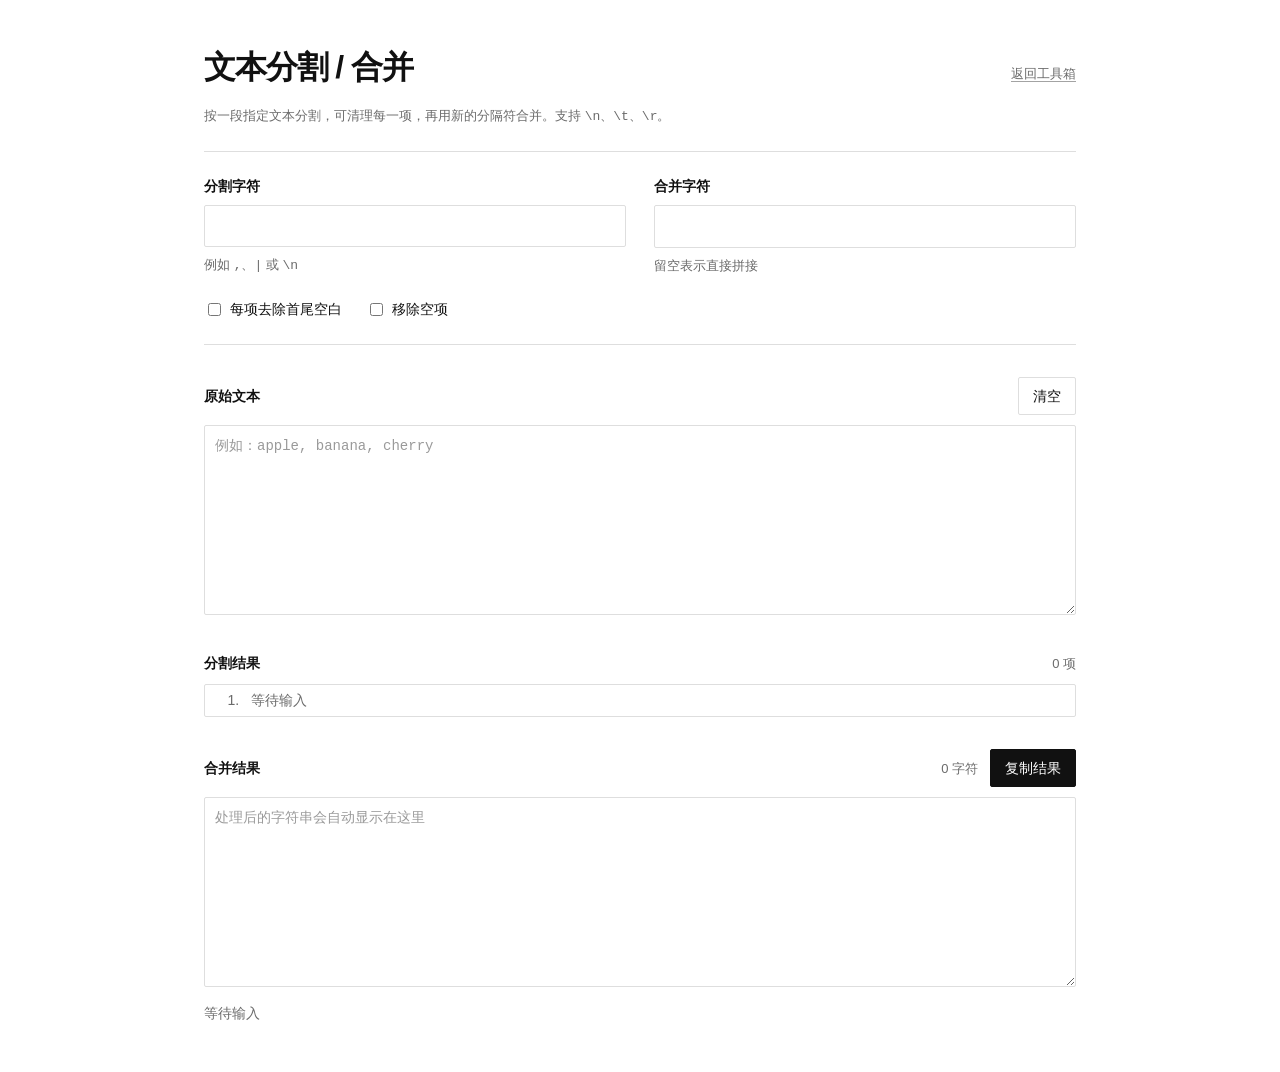
<file: text-transform.html>
<!doctype html>
<html lang="zh-CN">
<head>
  <meta charset="utf-8">
  <meta name="viewport" content="width=device-width, initial-scale=1">
  <meta name="description" content="按指定字符分割、清理并重新合并文本。">
  <title>文本分割 / 合并</title>
  <style>
    * { box-sizing: border-box; }
    body { max-width: 920px; margin: 28px auto; padding: 0 16px; color: #202124; font-family: sans-serif; line-height: 1.5; }
    header { display: flex; align-items: baseline; gap: 14px; margin-bottom: 18px; }
    h1 { margin: 0; font-size: 26px; }
    a { color: #146c43; }
    .hint, .status { color: #666; font-size: 14px; }
    .controls { display: grid; grid-template-columns: 1fr 1fr; gap: 12px; padding: 12px; border: 1px solid #ccc; border-radius: 7px; background: #fafafa; }
    .control label, .field-head label { display: block; margin-bottom: 5px; font-weight: 650; }
    input[type="text"] { width: 100%; min-height: 38px; padding: 7px 9px; border: 1px solid #aaa; border-radius: 5px; font: 14px ui-monospace, SFMono-Regular, Menlo, Consolas, monospace; }
    .options { grid-column: 1 / -1; display: flex; flex-wrap: wrap; gap: 18px; }
    .options label { display: inline-flex; align-items: center; gap: 6px; cursor: pointer; }
    textarea { width: 100%; min-height: 190px; padding: 10px; resize: vertical; border: 1px solid #bbb; border-radius: 6px; font: 14px/1.55 ui-monospace, SFMono-Regular, Menlo, Consolas, monospace; }
    textarea:focus, input:focus, button:focus-visible { outline: 3px solid rgba(20, 108, 67, 0.2); outline-offset: 1px; }
    .field { margin-top: 16px; }
    .field-head { display: flex; align-items: end; justify-content: space-between; gap: 10px; }
    .field-head label { margin: 0; }
    .result-head { display: flex; align-items: center; gap: 8px; }
    button { min-height: 34px; padding: 0 11px; border: 1px solid #aaa; border-radius: 6px; background: #fff; cursor: pointer; font: inherit; }
    button:hover { background: #f3f3f3; }
    .primary { border-color: #146c43; background: #146c43; color: #fff; }
    .primary:hover { background: #0f5736; }
    .preview { max-height: 230px; margin: 8px 0 0; padding-left: 38px; overflow: auto; border: 1px solid #ddd; border-radius: 6px; }
    .preview li { padding: 5px 8px; border-bottom: 1px solid #eee; }
    .preview li:last-child { border-bottom: 0; }
    .preview code { white-space: pre-wrap; overflow-wrap: anywhere; }
    .empty { color: #888; }
    .status { min-height: 21px; margin-top: 10px; }
    @media (max-width: 600px) {
      body { margin-top: 16px; }
      header { align-items: flex-start; flex-direction: column; gap: 2px; }
      .controls { grid-template-columns: 1fr; }
      .options { grid-column: auto; }
      textarea { min-height: 160px; }
    }
  </style>
  <link rel="stylesheet" href="theme.css?v=c980c37d302d">
</head>
<body class="pg-text-transform">
  <header>
    <h1>文本分割 / 合并</h1>
    <a href="/">返回工具箱</a>
  </header>
  <p class="hint">按一段指定文本分割，可清理每一项，再用新的分隔符合并。支持 <code>\n</code>、<code>\t</code>、<code>\r</code>。</p>

  <main>
    <section class="controls" aria-label="处理规则">
      <div class="control">
        <label for="splitter">分割字符</label>
        <input id="splitter" type="text" spellcheck="false" aria-describedby="splitter-help">
        <div id="splitter-help" class="hint">例如 <code>,</code>、<code>|</code> 或 <code>\n</code></div>
      </div>
      <div class="control">
        <label for="joiner">合并字符</label>
        <input id="joiner" type="text" spellcheck="false" aria-describedby="joiner-help">
        <div id="joiner-help" class="hint">留空表示直接拼接</div>
      </div>
      <div class="options">
        <label><input id="trim" type="checkbox"> 每项去除首尾空白</label>
        <label><input id="remove-empty" type="checkbox"> 移除空项</label>
      </div>
    </section>

    <section class="field">
      <div class="field-head">
        <label for="source">原始文本</label>
        <button id="clear" type="button">清空</button>
      </div>
      <textarea id="source" spellcheck="false" placeholder="例如：apple, banana, cherry"></textarea>
    </section>

    <section class="field">
      <div class="field-head">
        <label>分割结果</label>
        <span id="item-count" class="hint">0 项</span>
      </div>
      <ol id="preview" class="preview" aria-live="polite">
        <li class="empty">等待输入</li>
      </ol>
    </section>

    <section class="field">
      <div class="field-head">
        <label for="result">合并结果</label>
        <div class="result-head">
          <span id="result-count" class="hint">0 字符</span>
          <button id="copy" class="primary" type="button">复制结果</button>
        </div>
      </div>
      <textarea id="result" readonly spellcheck="false" placeholder="处理后的字符串会自动显示在这里"></textarea>
    </section>
    <div id="status" class="status" role="status" aria-live="polite">等待输入</div>
  </main>

  <script>
    (() => {
      const source = document.querySelector('#source');
      const splitter = document.querySelector('#splitter');
      const joiner = document.querySelector('#joiner');
      const trim = document.querySelector('#trim');
      const removeEmpty = document.querySelector('#remove-empty');
      const result = document.querySelector('#result');
      const preview = document.querySelector('#preview');
      const itemCount = document.querySelector('#item-count');
      const resultCount = document.querySelector('#result-count');
      const status = document.querySelector('#status');
      let splitterManuallyEdited = false;

      function parseSeparator(value) {
        return value.replace(/\\n/g, '\n').replace(/\\r/g, '\r').replace(/\\t/g, '\t').replace(/\\\\/g, '\\');
      }

      function inferSeparator(value) {
        const candidates = [
          { separator: '\r\n', input: '\\r\\n' },
          { separator: '\n', input: '\\n' },
          { separator: '\t', input: '\\t' },
          { separator: ',', input: ',' },
          { separator: '，', input: '，' },
          { separator: ';', input: ';' },
          { separator: '；', input: '；' },
          { separator: '|', input: '|' }
        ];
        const lines = value.split(/\r?\n/).filter((line) => line.length > 0);

        return candidates.reduce((best, candidate) => {
          const occurrences = value.split(candidate.separator).length - 1;
          if (!occurrences) return best;

          let score = occurrences;
          if (candidate.separator.includes('\n')) {
            score += lines.length > 1 ? 1.5 : 0;
          } else {
            const matchingLines = lines.filter((line) => line.includes(candidate.separator));
            const partCounts = matchingLines.map((line) => line.split(candidate.separator).length);
            const mostCommonCount = Math.max(...partCounts.map(
              (count) => partCounts.filter((item) => item === count).length
            ));
            score += (mostCommonCount / matchingLines.length) * 2;
            score += matchingLines.length / Math.max(lines.length, 1);
          }

          return !best || score > best.score ? { ...candidate, score } : best;
        }, null);
      }

      function renderPreview(items) {
        preview.replaceChildren();
        if (!source.value) {
          const empty = document.createElement('li');
          empty.className = 'empty';
          empty.textContent = '等待输入';
          preview.append(empty);
          return;
        }

        const visibleItems = items.slice(0, 200);
        visibleItems.forEach((item) => {
          const row = document.createElement('li');
          const code = document.createElement('code');
          code.textContent = item || '（空）';
          if (!item) code.className = 'empty';
          row.append(code);
          preview.append(row);
        });

        if (items.length > visibleItems.length) {
          const more = document.createElement('li');
          more.className = 'empty';
          more.textContent = `还有 ${items.length - visibleItems.length} 项未在预览中显示`;
          preview.append(more);
        }
      }

      function transform() {
        const splitValue = parseSeparator(splitter.value);
        const joinValue = parseSeparator(joiner.value);
        let items = source.value ? (splitValue ? source.value.split(splitValue) : [source.value]) : [];
        if (trim.checked) items = items.map((item) => item.trim());
        if (removeEmpty.checked) items = items.filter((item) => item.length > 0);

        result.value = items.join(joinValue);
        itemCount.textContent = `${items.length} 项`;
        resultCount.textContent = `${Array.from(result.value).length} 字符`;
        renderPreview(items);
        status.textContent = source.value ? '结果已自动更新' : '等待输入';
      }

      source.addEventListener('input', () => {
        if (!splitterManuallyEdited) {
          splitter.value = inferSeparator(source.value)?.input ?? '';
        }
        transform();
      });

      splitter.addEventListener('input', () => {
        splitterManuallyEdited = true;
        transform();
      });

      [joiner, trim, removeEmpty].forEach((element) => {
        element.addEventListener('input', transform);
        element.addEventListener('change', transform);
      });

      document.querySelector('#copy').addEventListener('click', async () => {
        if (!result.value) {
          status.textContent = '没有可复制的内容';
          return;
        }
        try {
          await navigator.clipboard.writeText(result.value);
          status.textContent = '合并结果已复制';
        } catch {
          result.focus();
          result.select();
          status.textContent = '无法自动复制，已为你选中结果。';
        }
      });

      document.querySelector('#clear').addEventListener('click', () => {
        source.value = '';
        transform();
        source.focus();
      });

      transform();
    })();
  </script>
</body>
</html>
</file>
<file: theme.css>
:root {
  color-scheme: light;
  --pg-canvas: #ffffff;
  --pg-surface: #ffffff;
  --pg-soft: #f7f7f7;
  --pg-text: #111111;
  --pg-muted: #6b6b6b;
  --pg-line: #dedede;
  --pg-line-strong: #a3a3a3;
  --pg-accent: #111111;
  --pg-accent-hover: #333333;
  --pg-danger: #b42318;
  --ink: var(--pg-text);
  --muted: var(--pg-muted);
  --paper: var(--pg-canvas);
  --panel: var(--pg-surface);
  --soft: var(--pg-soft);
  --line: var(--pg-line);
  --line-strong: var(--pg-line-strong);
  --accent: var(--pg-accent);
  --accent-dark: var(--pg-accent-hover);
  --accent-soft: #eeeeee;
  --code: var(--pg-soft);
  --danger: var(--pg-danger);
  --gutter: var(--pg-soft);
  --added: #eef7f0;
  --added-strong: #cfe8d4;
  --removed: #fdf0ef;
  --removed-strong: #f1cecb;
  --shadow: none;
}

*,
*::before,
*::after { box-sizing: border-box; }

html { min-width: 320px; background: var(--pg-canvas); }

body {
  margin: 0;
  background: var(--pg-canvas);
  color: var(--pg-text);
  font-family: Inter, ui-sans-serif, -apple-system, BlinkMacSystemFont, "Segoe UI", "PingFang SC", "Microsoft YaHei", sans-serif;
  font-size: 14px;
  line-height: 1.5;
  -webkit-font-smoothing: antialiased;
}

a {
  color: inherit;
  text-decoration-color: var(--pg-line-strong);
  text-underline-offset: 3px;
}

a:hover { text-decoration-color: var(--pg-text); }

h1 {
  margin: 0;
  color: var(--pg-text);
  font-family: inherit;
  font-size: clamp(26px, 4vw, 32px);
  font-weight: 650;
  letter-spacing: -0.035em;
  line-height: 1.2;
}

.hint,
.status,
.muted,
.intro,
.privacy,
.count,
.stats { color: var(--pg-muted); }

button,
input,
textarea,
select { color: var(--pg-text); font: inherit; }

button,
.file-button,
select {
  min-height: 34px;
  border: 1px solid var(--pg-line);
  border-radius: 2px;
  background: var(--pg-surface);
  color: var(--pg-text);
  cursor: pointer;
  font-weight: 550;
  transition: none;
}

button:hover,
.file-button:hover,
select:hover {
  border-color: var(--pg-line-strong);
  background: var(--pg-soft);
  color: var(--pg-text);
}

button:active,
.file-button:active { transform: none; }

button:disabled { cursor: not-allowed; opacity: 0.4; }

button.primary,
.primary {
  border-color: var(--pg-text);
  background: var(--pg-text);
  color: #ffffff;
}

button.primary:hover,
.primary:hover {
  border-color: var(--pg-accent-hover);
  background: var(--pg-accent-hover);
  color: #ffffff;
}

button:focus-visible,
textarea:focus-visible,
input:focus-visible,
select:focus-visible,
summary:focus-visible,
a:focus-visible {
  outline: 2px solid var(--pg-text);
  outline-offset: 2px;
}

textarea,
input[type="text"],
select {
  border-color: var(--pg-line);
  border-radius: 2px;
  background: var(--pg-surface);
}

textarea:focus,
input[type="text"]:focus,
select:focus { border-color: var(--pg-line-strong); }

textarea::placeholder,
input::placeholder { color: #9a9a9a; }

input[type="checkbox"],
input[type="radio"],
input[type="range"] { accent-color: var(--pg-text); }

code,
kbd,
textarea,
input[type="text"] {
  font-family: ui-monospace, SFMono-Regular, Menlo, Monaco, Consolas, "Liberation Mono", monospace;
}

body.pg-home {
  min-height: 100vh;
  padding: 0 24px;
  background:
    radial-gradient(circle at 50% 0, #f5f5f5 0, rgba(245, 245, 245, 0) 420px),
    var(--pg-canvas);
}

.pg-home main {
  width: min(100%, 960px);
  margin: 0 auto;
  padding: 64px 0 36px;
}

.home-hero { margin-bottom: 38px; }

.home-brand {
  display: flex;
  margin-bottom: 40px;
  align-items: center;
  gap: 9px;
  color: #555555;
  font-size: 11px;
  font-weight: 700;
  letter-spacing: 0.14em;
}

.home-brand-mark {
  display: grid;
  width: 24px;
  height: 24px;
  border-radius: 7px;
  background: var(--pg-text);
  color: #ffffff;
  font-size: 12px;
  letter-spacing: 0;
  place-items: center;
}

.pg-home h1 {
  margin-bottom: 10px;
  font-size: clamp(36px, 6vw, 52px);
  font-weight: 680;
  letter-spacing: -0.055em;
}

.home-hero > p {
  margin: 0;
  color: var(--pg-muted);
  font-size: 15px;
}

.tool-grid {
  display: grid;
  grid-template-columns: repeat(2, minmax(0, 1fr));
  gap: 12px;
}

.tool-card {
  --tool-color: #315cea;
  --tool-tint: #eef2ff;
  position: relative;
  display: grid;
  min-height: 174px;
  padding: 22px;
  overflow: hidden;
  grid-template-columns: 48px minmax(0, 1fr) auto;
  align-items: start;
  gap: 17px;
  border: 1px solid var(--pg-line);
  border-radius: 12px;
  background: rgba(255, 255, 255, 0.88);
  color: var(--pg-text);
  text-decoration: none;
  transition: border-color 160ms ease, box-shadow 160ms ease, transform 160ms ease;
}

.tool-card::before {
  position: absolute;
  inset: 0 0 auto;
  height: 3px;
  background: var(--tool-color);
  content: "";
  opacity: 0;
  transition: opacity 160ms ease;
}

.tool-card:hover {
  border-color: #b8b8b8;
  box-shadow: 0 12px 30px rgba(0, 0, 0, 0.07);
  transform: translateY(-2px);
}

.tool-card:hover::before { opacity: 1; }

.tool-card--transform {
  --tool-color: #b54708;
  --tool-tint: #fff4e8;
}

.tool-card--qrcode {
  --tool-color: #08765d;
  --tool-tint: #e8f7f2;
}

.tool-card--diff {
  --tool-color: #9b2c66;
  --tool-tint: #fbeef5;
}

.tool-card--markdown {
  --tool-color: #6d3bc1;
  --tool-tint: #f3edff;
}

.tool-icon {
  display: grid;
  width: 48px;
  height: 48px;
  border-radius: 11px;
  background: var(--tool-tint);
  color: var(--tool-color);
  place-items: center;
}

.tool-icon svg {
  width: 30px;
  height: 30px;
  overflow: visible;
  fill: none;
  stroke: currentColor;
  stroke-linecap: round;
  stroke-linejoin: round;
  stroke-width: 2.2;
}

.tool-card--qrcode .tool-icon svg {
  fill: currentColor;
  stroke: none;
}

.tool-content { display: grid; min-width: 0; }

.tool-name {
  margin-top: 1px;
  font-size: 19px;
  font-weight: 650;
  letter-spacing: -0.025em;
}

.tool-description {
  margin-top: 4px;
  color: var(--pg-muted);
  font-size: 13px;
}

.tool-tags {
  display: flex;
  margin-top: 24px;
  flex-wrap: wrap;
  gap: 6px;
}

.tool-tags span {
  padding: 3px 8px;
  border-radius: 999px;
  background: var(--pg-soft);
  color: #626262;
  font-size: 11px;
}

.tool-arrow {
  color: #9a9a9a;
  font-size: 18px;
  line-height: 1;
  transition: color 160ms ease, transform 160ms ease;
}

.tool-card:hover .tool-arrow {
  color: var(--tool-color);
  transform: translate(2px, -2px);
}

.home-footer {
  display: flex;
  margin-top: 28px;
  align-items: center;
  justify-content: space-between;
  color: #888888;
  font-size: 12px;
}

.status-dot {
  display: inline-block;
  width: 6px;
  height: 6px;
  margin-right: 7px;
  border-radius: 50%;
  background: #2c9b69;
  vertical-align: 1px;
}

body.pg-base64,
body.pg-text-transform,
body.pg-qrcode {
  width: min(100%, 960px);
  margin: 0 auto;
  padding: 48px 24px;
}

.pg-base64 header,
.pg-text-transform header {
  display: flex;
  margin-bottom: 20px;
  align-items: baseline;
  justify-content: space-between;
  gap: 16px;
}

.pg-base64 header a,
.pg-text-transform header a {
  color: var(--pg-muted);
  font-size: 13px;
  white-space: nowrap;
}

.pg-base64 .hint,
.pg-text-transform .hint,
.pg-qrcode .muted { font-size: 13px; }

.pg-base64 .workspace { gap: 16px; }

.pg-base64 textarea,
.pg-text-transform textarea,
.pg-qrcode textarea {
  border: 1px solid var(--pg-line);
  border-radius: 2px;
  background: var(--pg-surface);
  color: var(--pg-text);
}

.pg-base64 textarea { min-height: 360px; }
.pg-base64 .actions { gap: 6px; }
.pg-base64 .footer { color: var(--pg-muted); }
.status.error,
.error { color: var(--pg-danger); }

.pg-text-transform .controls {
  margin-top: 24px;
  padding: 24px 0;
  gap: 22px 28px;
  border: 0;
  border-top: 1px solid var(--pg-line);
  border-bottom: 1px solid var(--pg-line);
  border-radius: 0;
  background: transparent;
}

.pg-text-transform .control {
  display: grid;
  gap: 8px;
}

.pg-text-transform .control label { margin-bottom: 0; }

.pg-text-transform input[type="text"] {
  min-height: 42px;
  padding: 9px 11px;
}

.pg-text-transform .options {
  padding-top: 2px;
  gap: 24px;
}

.pg-text-transform .field { margin-top: 32px; }

.pg-text-transform .field-head {
  margin-bottom: 10px;
  align-items: center;
}

.pg-text-transform .result-head { gap: 12px; }

.pg-text-transform button {
  min-height: 38px;
  padding: 0 14px;
}

.pg-text-transform .preview {
  border-color: var(--pg-line);
  border-radius: 2px;
  background: var(--pg-surface);
}

.pg-text-transform .preview li { border-bottom-color: var(--pg-line); }
.pg-text-transform .empty { color: var(--pg-muted); }

@media (max-width: 600px) {
  .pg-text-transform .controls {
    margin-top: 20px;
    padding: 20px 0;
    gap: 18px;
  }

  .pg-text-transform .field { margin-top: 26px; }
}

body.pg-qrcode { width: min(100%, 680px); }
.pg-qrcode h1 { margin-bottom: 8px; }
.pg-qrcode .intro { margin-bottom: 28px; }

.pg-qrcode textarea {
  min-height: 100px;
  padding: 12px;
  line-height: 1.55;
}

.pg-qrcode .preview {
  min-height: 220px;
  margin: 24px 0 12px;
  align-content: center;
}

.pg-qrcode .actions { margin: 12px 0; }

.pg-qrcode button,
.pg-qrcode select { min-height: 36px; padding: 0 12px; }

.pg-qrcode details { margin-top: 24px; border-top: 1px solid var(--pg-line); }

.pg-qrcode summary {
  padding: 14px 0;
  color: var(--pg-text);
  cursor: pointer;
  font-weight: 550;
}

.pg-qrcode fieldset { margin: 0; padding: 4px 0 0; border: 0; }

.pg-qrcode legend {
  position: absolute;
  width: 1px;
  height: 1px;
  overflow: hidden;
  clip: rect(0 0 0 0);
  white-space: nowrap;
}

body.pg-markdown,
body.pg-text-diff {
  background: var(--pg-canvas);
  color: var(--pg-text);
  font-family: inherit;
}

.pg-markdown .shell,
.pg-text-diff .shell { padding: 24px; }

.pg-markdown .masthead,
.pg-text-diff .masthead {
  min-height: 40px;
  margin: 0 0 20px;
  gap: 14px;
}

.pg-markdown h1,
.pg-text-diff h1 {
  color: var(--pg-text);
  font-family: inherit;
  font-size: 26px;
  font-weight: 650;
}

.pg-markdown h1 span,
.pg-text-diff h1 span { color: inherit; }

.pg-markdown h1::before,
.pg-text-diff h1::before { content: none; }

.pg-markdown .intro,
.pg-text-diff .intro { font-size: 12px; }

.pg-markdown .home {
  display: inline-grid;
  width: 32px;
  height: 32px;
  border: 0;
  border-radius: 0;
  background: transparent;
  color: var(--pg-muted);
  place-items: center;
}

.pg-markdown .home:hover { background: transparent; color: var(--pg-text); }

.pg-markdown .privacy::before,
.pg-markdown .dot,
.pg-text-diff .dot { display: none; }

.pg-markdown .workspace,
.pg-text-diff .workspace {
  overflow: hidden;
  border: 1px solid var(--pg-line);
  border-radius: 2px;
  background: var(--pg-surface);
  box-shadow: none;
}

.pg-markdown .toolbar,
.pg-markdown .pane-head,
.pg-markdown .footer,
.pg-text-diff .toolbar,
.pg-text-diff .editor-head,
.pg-text-diff .result-head { background: var(--pg-surface); }

.pg-markdown .toolbar,
.pg-text-diff .toolbar { min-height: 48px; padding: 7px 10px; }

.pg-markdown button,
.pg-markdown .file-button,
.pg-text-diff button {
  border-radius: 2px;
  font-family: inherit;
  font-weight: 550;
}

.pg-markdown .quiet,
.pg-text-diff .text-button {
  border-color: transparent;
  background: transparent;
  color: var(--pg-muted);
}

.pg-markdown .quiet:hover,
.pg-text-diff .text-button:hover {
  border-color: var(--pg-line);
  background: var(--pg-soft);
  color: var(--pg-text);
}

.pg-markdown .switch,
.pg-markdown .mode-select,
.pg-text-diff .switch,
.pg-text-diff .select-all { color: var(--pg-muted); font-weight: 500; }

.pg-markdown .mode-select select,
.pg-markdown .tabs,
.pg-text-diff .merge-all,
.pg-text-diff kbd {
  border-color: var(--pg-line);
  border-radius: 2px;
  background: var(--pg-surface);
}

.pg-markdown .tabs { padding: 2px; }
.pg-markdown .tab { border-radius: 1px; }

.pg-markdown .tab[aria-selected="true"] {
  background: var(--pg-text);
  color: #ffffff;
}

.pg-markdown .pane-head,
.pg-text-diff .editor-head,
.pg-text-diff .result-head { background: var(--pg-soft); }

.pg-markdown #markdown-input,
.pg-markdown #html-source,
.pg-text-diff textarea,
.pg-text-diff textarea:focus,
.pg-text-diff .result-panel,
.pg-text-diff .diff-wrap {
  background: var(--pg-surface);
  color: var(--pg-text);
}

.pg-markdown #markdown-input,
.pg-markdown #html-source { padding: 20px; }

.pg-markdown .drop-overlay {
  border-color: var(--pg-text);
  border-radius: 2px;
  background: rgba(255, 255, 255, 0.96);
  color: var(--pg-text);
}

.pg-markdown .toast {
  border: 0;
  border-radius: 2px;
  background: var(--pg-text);
  color: #ffffff;
  box-shadow: none;
}

.pg-text-diff .badge {
  border: 1px solid var(--pg-line);
  border-radius: 2px;
  background: var(--pg-surface);
  color: var(--pg-muted);
}

.pg-text-diff .badge.add {
  border-color: #cfe3d3;
  background: var(--added);
  color: #256b35;
}

.pg-text-diff .badge.remove {
  border-color: #efd2cf;
  background: var(--removed);
  color: #9d332b;
}

.pg-text-diff .badge.modify {
  border-color: var(--pg-line);
  background: var(--pg-soft);
  color: var(--pg-muted);
}

.pg-text-diff .cell { border-bottom-color: #eeeeee; }

.pg-text-diff .merge-cell,
.pg-text-diff .empty-cell,
.pg-text-diff .number { background: var(--pg-soft); }

.pg-text-diff .inline-del,
.pg-text-diff .inline-add { border-radius: 0; }

@media (max-width: 760px) {
  body.pg-home { padding: 0 18px; }

  .pg-home main { padding-top: 36px; }
  .home-brand { margin-bottom: 32px; }
  .home-hero { margin-bottom: 30px; }

  body.pg-base64,
  body.pg-text-transform,
  body.pg-qrcode { padding: 28px 16px; }

  .pg-base64 header,
  .pg-text-transform header {
    align-items: flex-start;
    flex-direction: column;
    gap: 6px;
  }

  .pg-base64 textarea { min-height: 220px; }

  .pg-markdown .shell,
  .pg-text-diff .shell { padding: 12px; }

  .pg-markdown .masthead,
  .pg-text-diff .masthead { margin-bottom: 12px; }
}

@media (max-width: 640px) {
  .tool-grid { grid-template-columns: 1fr; }
  .tool-card { min-height: 148px; }
  .tool-tags { margin-top: 18px; }
}

@media (max-width: 420px) {
  .pg-home h1 { font-size: 34px; }

  .tool-card {
    padding: 18px;
    grid-template-columns: 44px minmax(0, 1fr) auto;
    gap: 14px;
  }

  .tool-icon { width: 44px; height: 44px; }
  .home-footer span:last-child { display: none; }
}

@media (max-width: 480px) {
  .pg-markdown .toolbar-group.options {
    display: grid;
    grid-template-columns: minmax(0, 1fr) auto;
    gap: 7px;
  }

  .pg-markdown .toolbar-group.options .switch,
  .pg-markdown .toolbar-group.options .mode-select { grid-column: 1 / -1; }

  .pg-markdown .mode-select {
    display: grid;
    grid-template-columns: auto minmax(0, 1fr);
  }

  .pg-markdown .mode-select select { width: 100%; }
  .pg-markdown #copy-button { justify-self: stretch; }
}

@media (prefers-reduced-motion: reduce) {
  * { scroll-behavior: auto !important; transition: none !important; }
}
</file>
